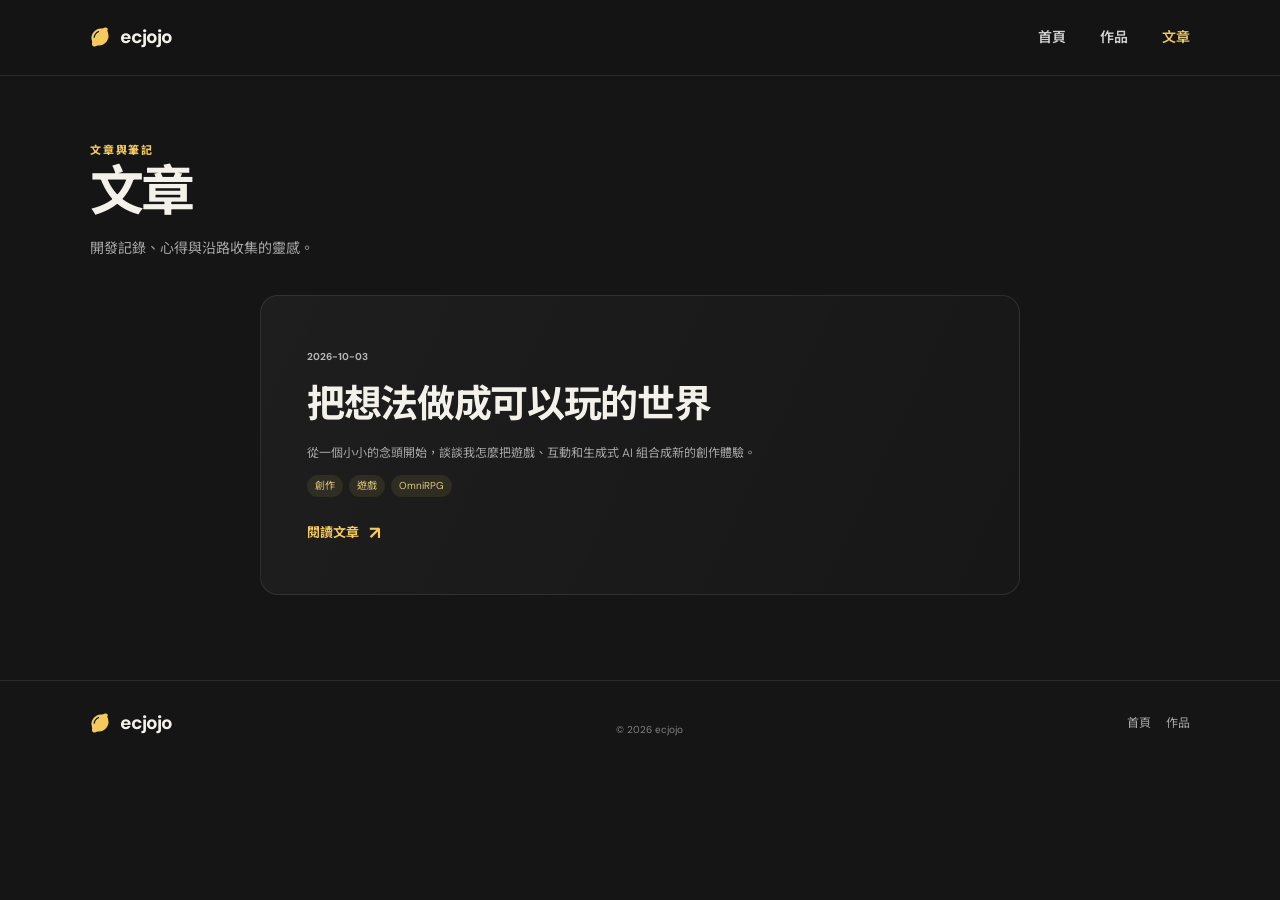
<file: articles/index.html>
<!doctype html>
<html lang="zh-Hant"><head><meta charset="utf-8"><meta name="viewport" content="width=device-width,initial-scale=1"><meta name="description" content="ecjojo 的開發文章與創作筆記。"><meta name="theme-color" content="#151515"><title>文章｜ecjojo</title><link rel="stylesheet" href="../assets/site.css"><script src="../assets/site.js" defer></script></head>
<body><header class="site-header"><div class="container header-inner"><a class="brand" href="../"><img class="brand-mark" src="../assets/lemon.svg" alt=""><span>ecjojo</span></a><nav class="desktop-nav" aria-label="主要導覽"><a href="../">首頁</a><a href="../projects/">作品</a><a aria-current="page" href="./">文章</a></nav><button class="menu-toggle" aria-expanded="false" aria-controls="mobile-nav" aria-label="開啟選單"><svg viewBox="0 0 24 24" fill="none" stroke="currentColor" stroke-width="2"><path d="M4 7h16M4 12h16M4 17h16"/></svg></button><nav id="mobile-nav" class="mobile-nav" aria-label="手機導覽"><a href="../">首頁</a><a href="../projects/">作品</a><a aria-current="page" href="./">文章</a></nav></div></header>
<main class="page-main"><section class="container page-intro reveal"><p class="eyebrow">文章與筆記</p><h1 class="section-title">文章</h1><p>開發記錄、心得與沿路收集的靈感。</p></section><div class="container articles-list" id="article-list"><a class="article-card reveal is-visible" href="/articles/a-world-you-can-play/"><span class="article-copy"><span class="article-date">2026-10-03</span><h2>把想法做成可以玩的世界</h2><p>從一個小小的念頭開始，談談我怎麼把遊戲、互動和生成式 AI 組合成新的創作體驗。</p><span class="tag-list"><span>創作</span><span>遊戲</span><span>OmniRPG</span></span><span class="article-read">閱讀文章 <span aria-hidden="true">↗</span></span></span></a></div></main>
<footer class="site-footer"><div class="container footer-main"><a class="brand" href="../"><img class="brand-mark" src="../assets/lemon.svg" alt=""><span>ecjojo</span></a><p class="copyright">© 2026 ecjojo</p><nav class="footer-links" aria-label="頁尾導覽"><a href="../">首頁</a><a href="../projects/">作品</a></nav></div></footer></body></html>
</file>
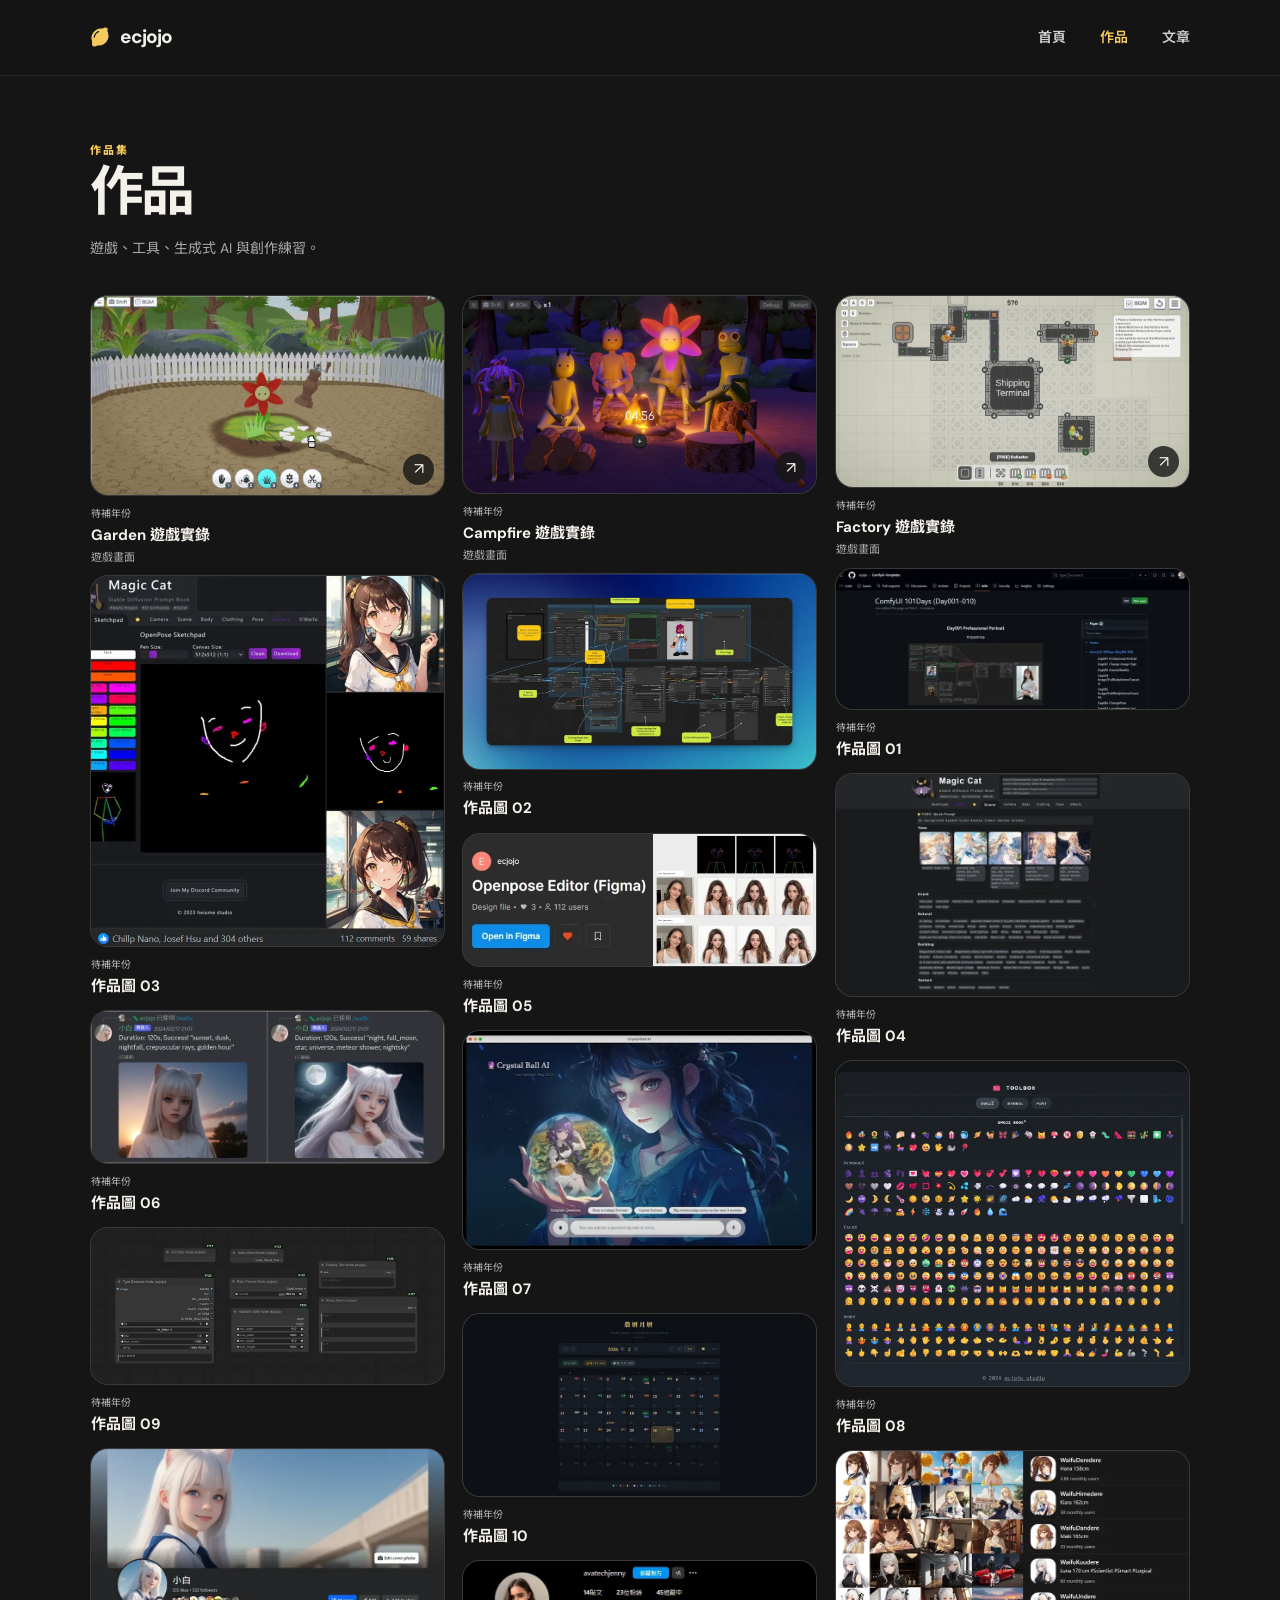
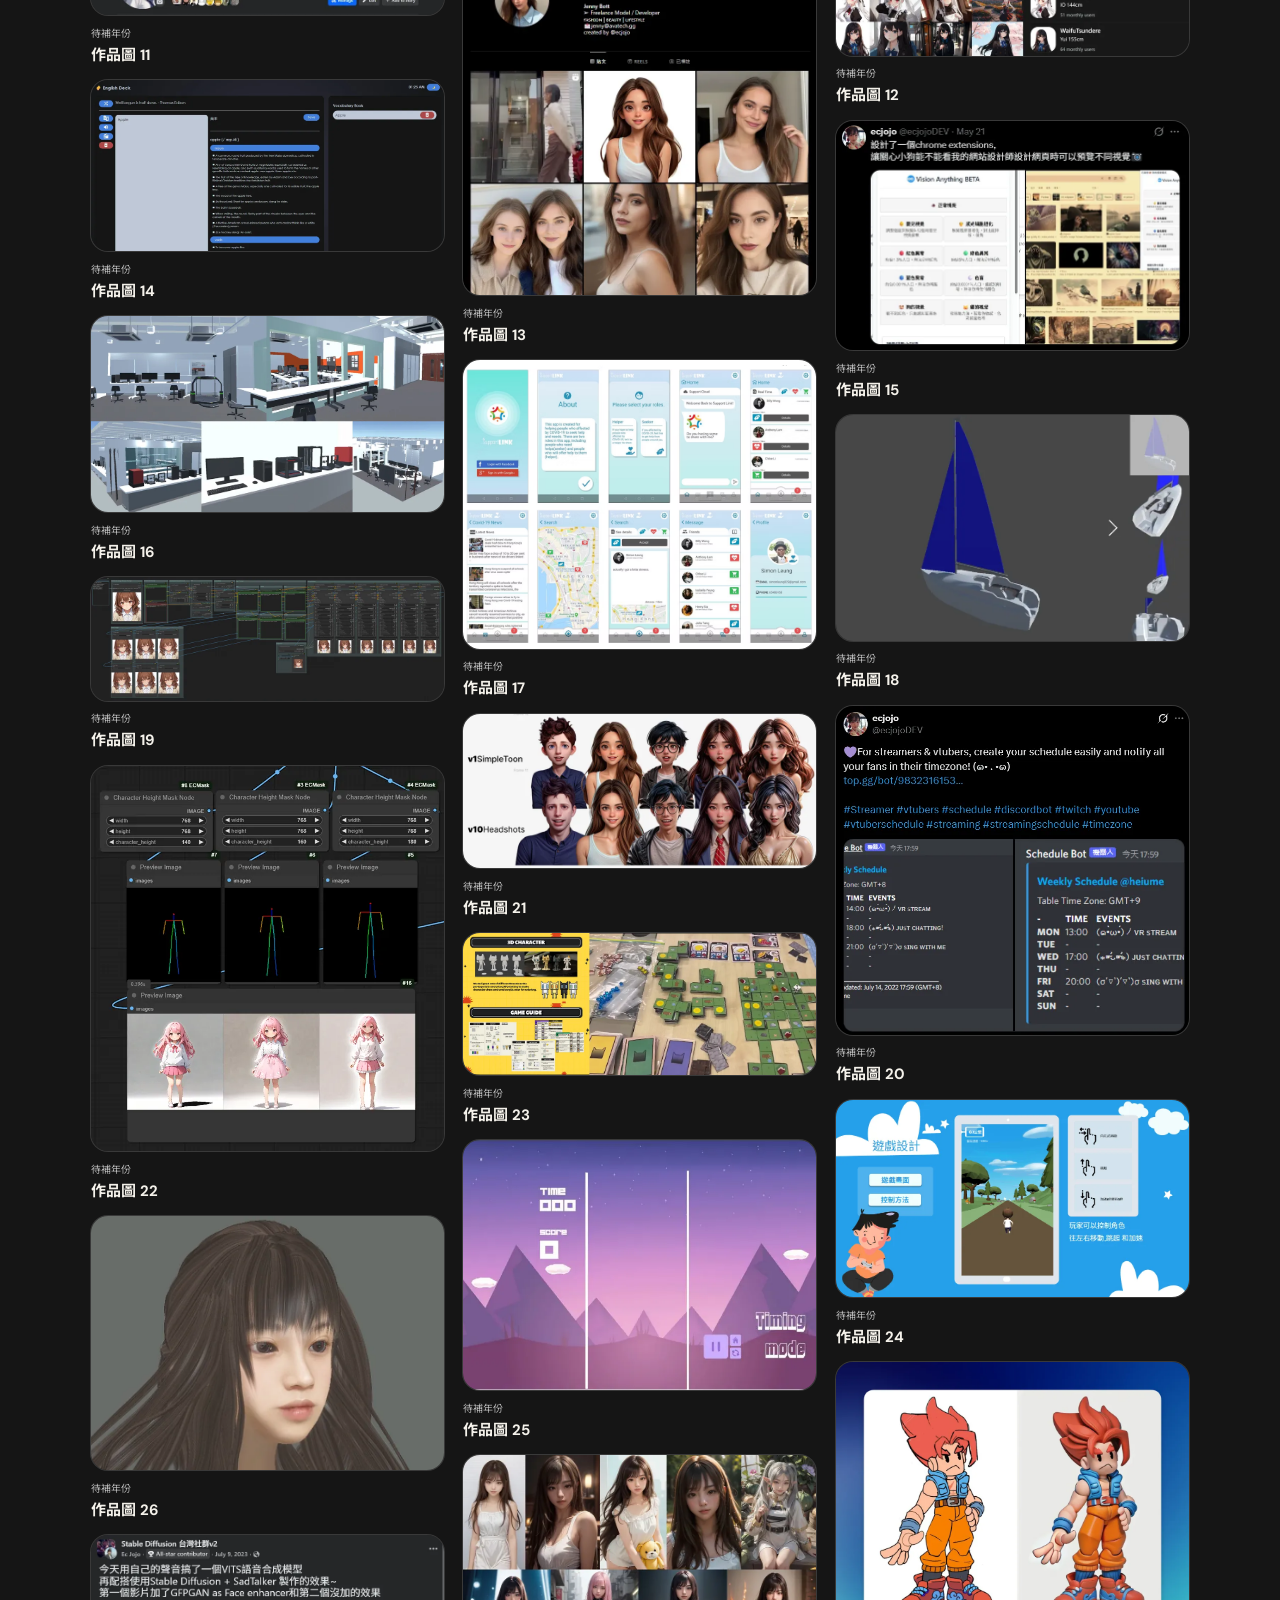
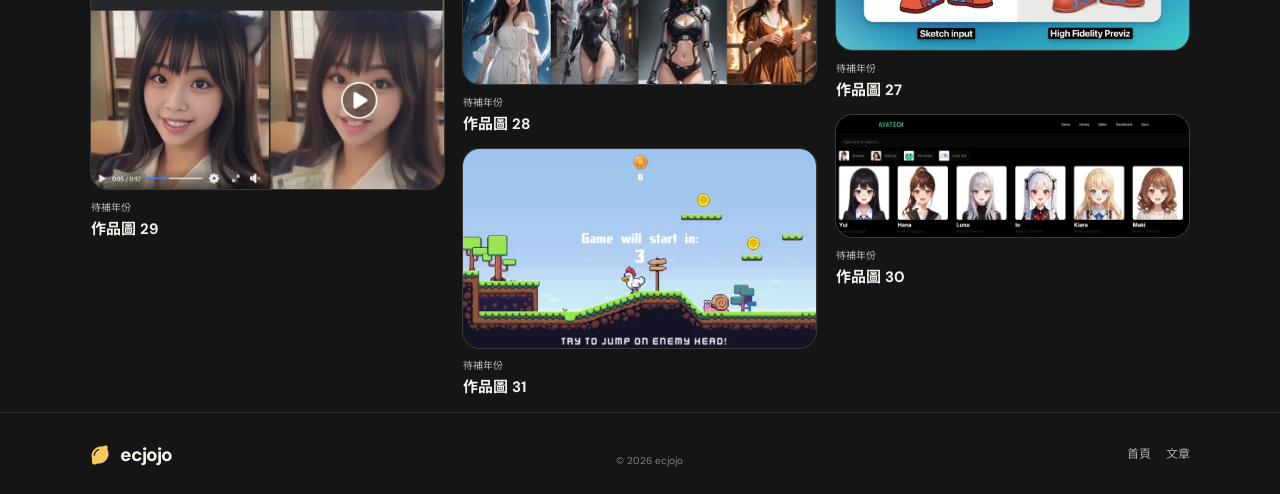
<file: projects/index.html>
<!doctype html>
<html lang="zh-Hant"><head><meta charset="utf-8"><meta name="viewport" content="width=device-width,initial-scale=1"><meta name="description" content="ecjojo 的遊戲與 AI 作品集。"><meta name="theme-color" content="#151515"><title>作品｜ecjojo</title><link rel="stylesheet" href="../assets/site.css"><script src="../assets/site.js" defer></script></head>
<body><header class="site-header"><div class="container header-inner"><a class="brand" href="../"><img class="brand-mark" src="../assets/lemon.svg" alt=""><span>ecjojo</span></a><nav class="desktop-nav" aria-label="主要導覽"><a href="../">首頁</a><a aria-current="page" href="./">作品</a><a href="../articles/">文章</a></nav><button class="menu-toggle" aria-expanded="false" aria-controls="mobile-nav" aria-label="開啟選單"><svg viewBox="0 0 24 24" fill="none" stroke="currentColor" stroke-width="2"><path d="M4 7h16M4 12h16M4 17h16"/></svg></button><nav id="mobile-nav" class="mobile-nav" aria-label="手機導覽"><a href="../">首頁</a><a aria-current="page" href="./">作品</a><a href="../articles/">文章</a></nav></div></header>
<main class="page-main"><section class="container page-intro reveal"><p class="eyebrow">作品集</p><h1 class="section-title">作品</h1><p>遊戲、工具、生成式 AI 與創作練習。</p></section><div class="container projects-gallery" id="project-list"><noscript>請啟用 JavaScript 以瀏覽作品。</noscript></div></main>
<footer class="site-footer"><div class="container footer-main"><a class="brand" href="../"><img class="brand-mark" src="../assets/lemon.svg" alt=""><span>ecjojo</span></a><p class="copyright">© 2026 ecjojo</p><nav class="footer-links" aria-label="頁尾導覽"><a href="../">首頁</a><a href="../articles/">文章</a></nav></div></footer></body></html>
</file>
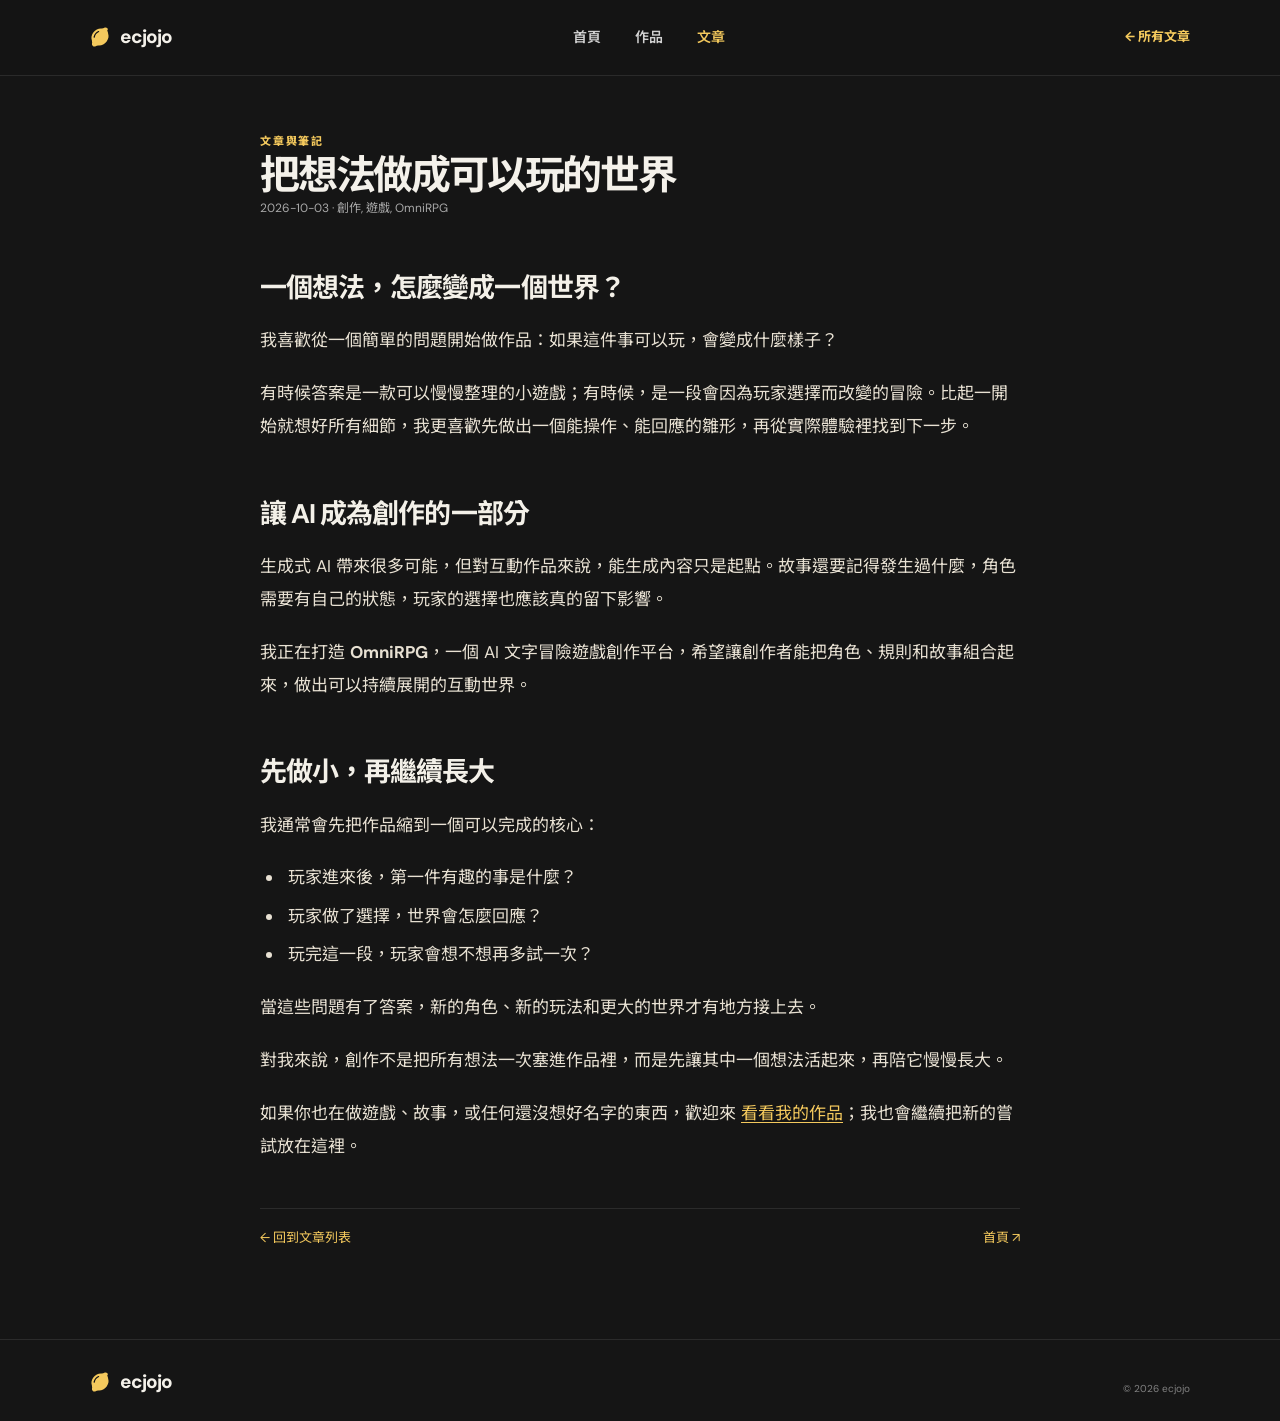
<file: articles/a-world-you-can-play/index.html>
<!doctype html><html lang="zh-Hant"><head><meta charset="utf-8"><meta name="viewport" content="width=device-width,initial-scale=1"><meta name="description" content="從一個小小的念頭開始，談談我怎麼把遊戲、互動和生成式 AI 組合成新的創作體驗。"><meta property="og:title" content="把想法做成可以玩的世界｜ecjojo"><meta property="og:description" content="從一個小小的念頭開始，談談我怎麼把遊戲、互動和生成式 AI 組合成新的創作體驗。"><link rel="canonical" href="/articles/a-world-you-can-play/"><link rel="stylesheet" href="/assets/site.css"><script src="/assets/site.js" defer></script><title>把想法做成可以玩的世界｜ecjojo</title></head><body><header class="site-header"><div class="container header-inner"><a class="brand" href="/"><img class="brand-mark" src="/assets/lemon.svg" alt=""><span>ecjojo</span></a><nav class="desktop-nav"><a href="/">首頁</a><a href="/projects/">作品</a><a aria-current="page" href="/articles/">文章</a></nav><a class="text-link" href="/articles/">← 所有文章</a></div></header><main class="container article-page"><p class="eyebrow">文章與筆記</p><h1 class="section-title">把想法做成可以玩的世界</h1><div class="article-byline">2026-10-03 · 創作, 遊戲, OmniRPG</div><article class="prose"><h2>一個想法，怎麼變成一個世界？</h2>
<p>我喜歡從一個簡單的問題開始做作品：如果這件事可以玩，會變成什麼樣子？</p>
<p>有時候答案是一款可以慢慢整理的小遊戲；有時候，是一段會因為玩家選擇而改變的冒險。比起一開始就想好所有細節，我更喜歡先做出一個能操作、能回應的雛形，再從實際體驗裡找到下一步。</p>
<h2>讓 AI 成為創作的一部分</h2>
<p>生成式 AI 帶來很多可能，但對互動作品來說，能生成內容只是起點。故事還要記得發生過什麼，角色需要有自己的狀態，玩家的選擇也應該真的留下影響。</p>
<p>我正在打造 <strong>OmniRPG</strong>，一個 AI 文字冒險遊戲創作平台，希望讓創作者能把角色、規則和故事組合起來，做出可以持續展開的互動世界。</p>
<h2>先做小，再繼續長大</h2>
<p>我通常會先把作品縮到一個可以完成的核心：</p>
<ul><li>玩家進來後，第一件有趣的事是什麼？</li><li>玩家做了選擇，世界會怎麼回應？</li><li>玩完這一段，玩家會想不想再多試一次？</li></ul>
<p>當這些問題有了答案，新的角色、新的玩法和更大的世界才有地方接上去。</p>
<p>對我來說，創作不是把所有想法一次塞進作品裡，而是先讓其中一個想法活起來，再陪它慢慢長大。</p>
<p>如果你也在做遊戲、故事，或任何還沒想好名字的東西，歡迎來 <a href="https://ecjojo.github.io/projects/" target="_blank" rel="noopener noreferrer">看看我的作品</a>；我也會繼續把新的嘗試放在這裡。</p></article><nav class="article-nav"><a href="/articles/">← 回到文章列表</a><a href="/">首頁 ↗</a></nav></main><footer class="site-footer"><div class="container footer-main"><a class="brand" href="/"><img class="brand-mark" src="/assets/lemon.svg" alt=""><span>ecjojo</span></a><p class="copyright">© 2026 ecjojo</p></div></footer></body></html>
</file>
<file: assets/site.css>
@import url('https://fonts.googleapis.com/css2?family=DM+Sans:wght@400;500;600;700;800&family=Noto+Sans+TC:wght@400;500;600;700;800&display=swap');

:root{color-scheme:dark;--bg:#151515;--bg-soft:#1c1c1c;--panel:#242424;--cream:#f3f0e8;--cream-muted:#d1d1d1;--text:#f4f1ea;--muted:#a8a8a8;--line:#ffffff18;--gold:#f4c95d;--silver:#b7b7b7;--pink:#df9c98;--max:1100px;--sans:"DM Sans","Noto Sans TC",system-ui,sans-serif}
*{box-sizing:border-box}
html{scroll-behavior:smooth;scroll-padding-top:92px}
body{margin:0;background:var(--bg);color:var(--text);font-family:var(--sans);font-size:16px;line-height:1.6;-webkit-font-smoothing:antialiased}
img,svg{max-width:100%}
img{display:block}
a{color:inherit;text-decoration:none}
a:focus-visible,button:focus-visible,input:focus-visible,textarea:focus-visible{outline:3px solid var(--gold);outline-offset:3px}
button{font:inherit}
.container{width:min(calc(100% - 40px),var(--max));margin-inline:auto}
.site-header{height:76px;position:sticky;top:0;z-index:20;background:#151515ed;border-bottom:1px solid var(--line);backdrop-filter:blur(16px)}
.header-inner{height:100%;display:flex;align-items:center;justify-content:space-between}
.brand{display:inline-flex;align-items:center;gap:10px;font-weight:800;font-size:19px;letter-spacing:-.05em;flex:none}
.brand-mark{display:block;width:20px;height:20px;object-fit:contain;transform:rotate(-8deg)}
.desktop-nav{display:flex;align-items:center;gap:34px;color:var(--cream-muted);font-size:14px;font-weight:600}
.desktop-nav a{transition:color .18s}
.desktop-nav a:hover,.desktop-nav a[aria-current=page]{color:var(--gold)}
.menu-toggle{display:none;min-width:46px;min-height:46px;border:1px solid var(--line);border-radius:14px;background:transparent;color:var(--text);place-items:center}
.menu-toggle svg{width:21px;height:21px}
.mobile-nav{display:none}
.page-main{overflow:hidden}
.hero{min-height:615px;display:grid;grid-template-columns:.83fr 1.17fr;align-items:center;gap:56px;padding-block:52px 74px;position:relative}
.hero-art{position:relative;width:min(100%,370px);justify-self:center}
.hero-photo{width:100%;aspect-ratio: .84;object-fit:cover;object-position:center 39%;border-radius:48% 48% 29px 29px;border:1px solid #fff3;box-shadow:0 20px 70px #0005}
.hero-kofi{position:absolute;z-index:2;right:14px;bottom:14px;display:block;border-radius:6px;overflow:hidden;box-shadow:0 6px 20px #0005;transition:transform .2s,box-shadow .2s}
.hero-kofi img{display:block;width:auto;height:36px;max-width:none;border:0}
.hero-kofi:hover,.hero-kofi:focus-visible{transform:translateY(-3px);box-shadow:0 10px 25px #0006}
.hero-kofi:focus-visible{outline:3px solid var(--gold);outline-offset:3px}
.hero-flower{position:absolute;z-index:1;fill:none;stroke:var(--gold);stroke-width:2;stroke-linecap:round;stroke-linejoin:round}
.hero-flower-a{width:96px;top:-38px;right:-40px;transform:rotate(13deg)}
.hero-flower-b{width:70px;bottom:24px;left:-35px;stroke:var(--silver);transform:rotate(-22deg)}
.hero-copy{position:relative;padding-top:5px}
.eyebrow{display:flex;align-items:center;gap:10px;margin:0;color:var(--gold);font-size:11px;font-weight:800;letter-spacing:.16em;text-transform:uppercase}
.eyebrow-flower{width:18px;height:18px;fill:var(--pink)}
.hero h1{margin:14px 0 0;font-size:clamp(64px,9vw,105px);font-weight:800;line-height:1.2;letter-spacing:-.075em}
.hero-role{font-size:clamp(21px,3vw,29px);font-weight:600;color:var(--cream);margin:14px 0 4px;letter-spacing:.01em}
.hero-location{display:inline-flex;align-items:center;gap:7px;margin:4px 0 27px;color:var(--muted);font-size:14px}
.hero-location svg{width:17px;height:17px;color:var(--pink)}
.social-icons{display:flex;align-items:center;gap:11px}
.social-icon{display:grid;place-items:center;width:47px;height:47px;border-radius:50%;border:1px solid var(--line);background:#ffffff08;color:var(--cream);transition:transform .2s,border-color .2s,color .2s,background .2s;position:relative}
.social-icon svg{width:20px;height:20px;fill:currentColor}
.social-icon .social-logo{width:23px;height:auto}
.social-icon .social-logo-blogger{width:23px;height:23px;border-radius:7px}
.social-icon .social-logo-patreon{width:28px;height:28px;border-radius:50%;object-fit:cover}
.social-icon:hover{transform:translateY(-3px);border-color:var(--gold);color:var(--gold);background:#f4c95d10}
.social-icon::after{content:attr(data-label);position:absolute;top:calc(100% + 8px);left:50%;translate:-50% -3px;padding:4px 8px;border-radius:6px;background:var(--cream);color:#222;font-size:11px;font-weight:700;white-space:nowrap;opacity:0;pointer-events:none;transition:.18s}
.social-icon:hover::after,.social-icon:focus-visible::after{opacity:1;translate:-50% 0}
.hero-note{font-size:13px;color:var(--muted);margin:22px 0 0}
.flower-divider{display:flex;align-items:center;justify-content:center;gap:13px;color:var(--silver);padding:8px 0}
.flower-divider::before,.flower-divider::after{content:"";height:1px;width:min(14vw,145px);background:linear-gradient(90deg,transparent,#b7b7b74d)}
.flower-divider::after{transform:rotate(180deg)}
.flower-divider svg{width:27px;height:27px;fill:none;stroke:currentColor;stroke-width:1.7;stroke-linecap:round;stroke-linejoin:round}
.section{padding-block:68px}
.section-head{display:flex;align-items:end;justify-content:space-between;gap:20px;margin-bottom:27px}
.section-kicker{margin:0 0 5px;color:var(--gold);font-size:10px;font-weight:800;letter-spacing:.17em}
.section-title{margin:0;font-size:clamp(28px,5vw,40px);line-height:1.2;letter-spacing:-.055em}
.section-subtitle{margin:0;color:var(--muted);font-size:13px}
.featured{padding:0 0 65px}
.omni-card{min-height:365px;display:grid;grid-template-columns:1fr .9fr;gap:26px;align-items:center;position:relative;isolation:isolate;overflow:hidden;border:1px solid #ffffff18;border-radius:30px;background:#202020;color:var(--cream);padding:clamp(28px,5vw,58px);box-shadow:0 25px 65px #0004}
.omni-card::before{content:"";position:absolute;z-index:-1;width:380px;height:380px;border-radius:50%;right:30%;top:-230px;background:radial-gradient(circle,#ffffff12 0%,#ffffff00 70%)}
.omni-card::after{content:"";position:absolute;z-index:-1;right:-70px;bottom:-120px;width:300px;height:300px;border-radius:50%;background:#ffffff08}
.omni-copy{max-width:460px}
.omni-copy>.eyebrow{color:#d4d4d4}
.omni-kicker{display:flex;align-items:center;gap:9px;color:#d4d4d4;font-size:11px;font-weight:800;letter-spacing:.13em}
.omni-kicker svg{width:23px;height:23px;stroke:currentColor;fill:none;stroke-width:1.8}
.omni-title{margin:13px 0 3px;font-size:clamp(36px,5vw,57px);line-height:1.12;letter-spacing:-.065em}
.omni-lead{font-size:18px;font-weight:700;margin:11px 0 23px;color:#e4e4e4}
.omni-description{color:#c8c8c8}
.button-primary{display:inline-flex;align-items:center;justify-content:center;gap:12px;min-height:50px;padding:0 20px;border-radius:999px;background:#f4c95d;color:#29271f;font-size:14px;font-weight:700;transition:transform .2s,background .2s,box-shadow .2s}
.button-primary svg{width:17px;height:17px}
.button-primary:hover{transform:translateY(-2px);background:#ffda78;color:#29271f;box-shadow:0 8px 24px #f4c95d30}
.story-preview{justify-self:end;width:min(100%,390px);position:relative;transform:rotate(2deg)}
.story-preview img{display:block;width:100%;height:auto;border:1px solid #ffffff80;border-radius:17px;box-shadow:0 18px 42px #443b2826}
.story-window{overflow:hidden;border:1px solid #342d2340;border-radius:17px;background:#fbf8ef;box-shadow:0 18px 42px #443b2826}
.story-top{height:34px;display:flex;align-items:center;gap:5px;padding:0 12px;background:#ece8dc;border-bottom:1px solid #d5cebd}
.story-top i{width:7px;height:7px;border-radius:50%;background:#b9b2a1}
.story-top span{margin-left:auto;color:#777365;font-size:9px}
.story-content{padding:21px 20px 18px}
.story-label{font-size:9px;font-weight:800;letter-spacing:.12em;color:#a28b4c}
.story-content h3{font-family:Georgia,serif;font-size:19px;line-height:1.35;color:#353328;margin:8px 0}
.story-content p{font-family:Georgia,serif;color:#696454;font-size:11px;line-height:1.8;margin:0 0 13px}
.story-choices{display:grid;gap:7px}
.story-choice{padding:8px 10px;border:1px solid #d7d1c2;border-radius:8px;color:#544f42;font-size:10px}
.story-choice:first-child{background:#e7e7e7;border-color:#c6c6c6}
.preview-label{position:absolute;right:3px;bottom:-23px;color:#8e897b;font-size:10px;letter-spacing:.08em}
.omni-card .preview-label{color:#b8b8b8}
.story-sprig{position:absolute;width:63px;right:-28px;top:-30px;stroke:#9b9b9b;fill:none;stroke-width:2}
.about-grid{display:grid;grid-template-columns:.9fr 1.1fr;gap:44px;align-items:start}
.about-copy{max-width:420px}
.about-copy p{font-size:16px;line-height:1.9;color:var(--cream-muted);margin:0}
.about-copy strong{color:var(--cream)}
.skill-groups{display:grid;gap:20px}
.skill-group-title{display:flex;align-items:center;gap:9px;margin:0 0 10px;color:#c7c3b7;font-size:12px;font-weight:700}
.skill-group-title svg{width:18px;height:18px;color:var(--gold);stroke:currentColor;fill:none;stroke-width:1.7}
.chips{display:flex;flex-wrap:wrap;gap:8px}
.chip{border:1px solid #ffffff20;border-radius:999px;padding:7px 12px;background:#ffffff07;color:var(--cream-muted);font-size:12px;font-weight:600}
.timeline{position:relative;display:grid;grid-template-columns:repeat(3,1fr);gap:20px;margin-top:34px}
.timeline::before{content:"";position:absolute;left:7%;right:7%;top:19px;height:1px;background:linear-gradient(90deg,#f4c95d88,#b7b7b777,#df9c9888)}
.timeline-item{position:relative;padding-top:48px}
.timeline-dot{position:absolute;top:10px;left:0;width:19px;height:19px;border:5px solid var(--bg);border-radius:50%;background:var(--gold);box-shadow:0 0 0 1px #f4c95d77}
.timeline-item:nth-child(2) .timeline-dot{background:var(--silver);box-shadow:0 0 0 1px #b7b7b777}
.timeline-item:nth-child(3) .timeline-dot{background:var(--pink);box-shadow:0 0 0 1px #df9c9877}
.timeline-title{font-size:16px;font-weight:700;margin:0 0 6px}
.timeline-desc{color:var(--muted);font-size:12px;margin:0 0 13px}
.company-marks{display:flex;flex-wrap:wrap;gap:7px}
.company-mark{display:inline-flex;align-items:center;gap:6px;min-height:31px;padding:5px 9px;border:1px solid var(--line);border-radius:9px;color:#ddd8ca;background:#ffffff05;font-size:10px;font-weight:700}
.company-logo{justify-content:center;width:112px;height:48px;padding:5px 8px;background:#fff;border-color:#ffffff30}
.company-logo img{display:block;max-width:100%;max-height:100%;object-fit:contain}
.company-logo-moshi img{width:100%;height:100%;max-width:none;max-height:none;object-fit:cover}
.company-logo:nth-child(3){width:58px}
.company-logo:nth-child(4){width:58px;padding:3px;border:0;background:#292929}
.company-logo:nth-child(5){width:58px;padding:3px}
.company-mark svg{width:14px;height:14px;stroke:var(--gold);fill:none;stroke-width:1.8}
.games-grid{display:grid;grid-template-columns:repeat(3,minmax(0,1fr));gap:17px}
.game-card{min-width:0}
.game-art{display:block;overflow:hidden;position:relative;aspect-ratio:1.34;border-radius:20px;background:#252525;border:1px solid #ffffff18}
.game-art img{width:100%;height:100%;object-fit:cover;transition:transform .35s}
.game-card:hover .game-art img{transform:scale(1.025)}
.game-meta{padding:12px 2px 0}
.game-meta h3{font-size:17px;margin:0 0 2px}
.game-meta p{font-size:12px;color:var(--muted);margin:0}
.text-link{display:inline-flex;align-items:center;gap:10px;color:var(--gold);font-size:13px;font-weight:700}
.text-link svg{width:16px;height:16px;transition:transform .2s}
.text-link:hover svg{transform:translateX(4px)}
.games-cta{display:flex;justify-content:center;margin-top:27px}
.outbound-section{padding-top:56px;padding-bottom:80px}
.outbound-grid{display:grid;grid-template-columns:repeat(3,minmax(0,1fr));gap:14px}
.outbound-card{min-height:130px;display:grid;grid-template-columns:40px 1fr 18px;align-items:center;gap:13px;padding:20px;border:1px solid var(--line);border-radius:18px;background:#ffffff06;transition:transform .2s,border-color .2s,background .2s}
.outbound-card:hover{transform:translateY(-3px);border-color:#f4c95d66;background:#ffffff0b}
.outbound-icon{display:grid;place-items:center;width:40px;height:40px;border-radius:13px;background:#f4c95d17;color:var(--gold)}
.outbound-icon svg{width:21px;height:21px;stroke:currentColor;fill:none;stroke-width:1.7}
.outbound-copy strong{display:block;font-size:15px}
.outbound-copy span{display:block;color:var(--muted);font-size:11px;margin-top:3px}
.outbound-arrow{color:#858585}
.site-footer{border-top:1px solid var(--line);padding:27px 0 24px}
.footer-main{display:flex;align-items:center;justify-content:space-between;gap:20px}
.footer-brand{display:flex;align-items:center;gap:9px;font-size:15px;font-weight:800}
.footer-brand svg{width:22px;height:22px;stroke:var(--silver);fill:none;stroke-width:1.7}
.footer-links{display:flex;flex-wrap:wrap;gap:15px;color:var(--muted);font-size:12px}
.footer-links a:hover{color:var(--gold)}
.copyright{font-size:10px;color:#828282;text-align:right;margin:13px 0 0}

/* Inner pages */
.page-intro{padding:66px 0 35px}
.page-intro .section-title{font-size:clamp(36px,6vw,54px)}
.page-intro p:last-child{max-width:650px;color:var(--muted);font-size:14px;margin:13px 0 0}
.projects-years{display:grid;gap:56px;padding-bottom:80px}
.projects-gallery{display:grid;grid-template-columns:repeat(3,minmax(0,1fr));gap:22px 17px;padding-bottom:80px}
.year-group h2{display:flex;align-items:center;gap:13px;margin:0 0 17px;font-size:25px;letter-spacing:-.04em}
.year-group h2::after{content:"";height:1px;flex:1;background:var(--line)}
.project-grid{display:block}
.is-masonry{--masonry-columns:3;--masonry-gap:17px;position:relative}
.is-masonry>.project-card{position:absolute;top:0;left:0;display:block;width:calc((100% - 34px)/3);min-width:0;margin:0}
.project-image{display:block;overflow:hidden;border-radius:18px;background:#242424;border:1px solid var(--line);position:relative}
.project-image img{display:block;width:100%;height:auto;object-fit:contain;transition:transform .35s}
.project-card:hover .project-image img{transform:scale(1.04)}
.project-info{display:flex;align-items:start;justify-content:space-between;gap:12px;padding:10px 1px}
.project-info h3{font-size:15px;margin:0}
.project-info p{font-size:11px;color:var(--muted);margin:2px 0 0}
.project-info>span{display:flex;flex-direction:column;min-width:0}
.project-info strong{font-size:15px;line-height:1.4;margin:3px 0}
.project-info>span>span:last-child{font-size:11px;line-height:1.5;color:var(--muted);overflow-wrap:anywhere}
.project-kind{font-size:10px;color:var(--silver)}
.art-arrow{position:absolute;right:10px;bottom:10px;display:grid;place-items:center;width:31px;height:31px;border-radius:50%;background:#151515cc;color:var(--text);font-size:16px;backdrop-filter:blur(8px)}
.project-info>a{color:var(--gold);font-size:17px;padding:0 3px}
.articles-list{display:grid;grid-template-columns:repeat(2,minmax(0,1fr));gap:16px;padding:0 0 85px}
.article-card{overflow:hidden;background:#ffffff07;border:1px solid var(--line);border-radius:18px;transition:transform .2s}
.article-card:hover{transform:translateY(-3px)}
.articles-list:has(.article-card:only-child){grid-template-columns:minmax(0,1fr)}
.article-card:only-child{display:block;min-height:0;width:100%;max-width:760px;margin-inline:auto;background:linear-gradient(115deg,#ffffff0a,#ffffff03)}
.article-card:only-child .article-copy{display:block;padding:clamp(24px,5vw,46px)}
.article-card:only-child .article-copy h2{font-size:clamp(25px,3.3vw,38px);line-height:1.3;letter-spacing:-.035em;margin:13px 0}
.article-read{display:inline-flex;align-items:center;gap:10px;margin-top:22px;color:var(--gold);font-size:13px;font-weight:700}
.article-read span{font-size:18px;transition:transform .2s}
.article-card:hover .article-read span{transform:translate(3px,-3px)}
.article-copy{display:block;padding:17px}
.article-date{font-size:10px;color:var(--silver);font-weight:700}
.article-copy h2{font-size:19px;line-height:1.45;margin:6px 0}
.article-copy p{font-size:12px;line-height:1.7;color:var(--muted);margin:0}
.tag-list{display:flex;flex-wrap:wrap;gap:6px;margin-top:12px}
.tag-list span{border-radius:99px;background:#f4c95d16;color:#ddc67e;padding:3px 8px;font-size:10px}
.empty-state{padding:50px 22px;border:1px dashed #ffffff2c;border-radius:18px;text-align:center;color:var(--muted);margin-bottom:80px}
.empty-state svg{width:34px;height:34px;stroke:var(--silver);fill:none;stroke-width:1.5;margin:0 auto 10px}
.empty-state h2{margin:0 0 5px;color:var(--cream);font-size:18px}
.empty-state p{margin:0;font-size:12px}
.article-page{max-width:760px;margin:0 auto;padding:57px 0 90px}
.article-header h1{font-size:clamp(34px,6vw,58px);line-height:1.25;letter-spacing:-.055em;margin:10px 0 15px}
.article-byline{display:flex;flex-wrap:wrap;gap:9px;color:var(--muted);font-size:12px}
.article-page-cover{width:100%;max-height:460px;object-fit:cover;border-radius:20px;margin:28px 0}
.prose{color:#e8e1d3;font-size:17px;line-height:1.95;overflow-wrap:anywhere}
.prose h2,.prose h3{color:var(--cream);line-height:1.4;letter-spacing:-.035em;margin:1.9em 0 .65em}
.prose h2{font-size:27px}.prose h3{font-size:21px}
.prose p{margin:0 0 1.15em}
.prose a{color:var(--gold);text-decoration:underline;text-underline-offset:3px}
.prose blockquote{border-left:3px solid var(--gold);margin:1.4em 0;padding:.2em 0 .2em 1em;color:#c9c1af}
.prose ul,.prose ol{padding-left:1.4em;margin:0 0 1.2em}
.prose li{padding-left:.25em;margin:.3em 0}
.prose code{background:#ffffff13;border-radius:5px;padding:.15em .35em;font-size:.87em}
.prose pre{overflow:auto;padding:17px;border:1px solid var(--line);border-radius:12px;background:#0f100e;font-size:13px}
.prose pre code{padding:0;background:none}
.prose img{max-width:100%;height:auto;border-radius:12px}
.article-nav{display:flex;justify-content:space-between;border-top:1px solid var(--line);padding-top:19px;margin-top:45px;font-size:13px;color:var(--gold)}

@media(max-width:760px){
 .container{width:min(calc(100% - 36px),var(--max))}
 .site-header{height:68px}
 .menu-toggle{display:grid}
 .desktop-nav{display:none}
 .mobile-nav{position:absolute;display:grid;gap:4px;top:68px;left:0;right:0;padding:9px 18px 15px;background:#151515f7;border-bottom:1px solid var(--line);opacity:0;visibility:hidden;transform:translateY(-6px);transition:opacity .18s,transform .18s,visibility .18s}
 .mobile-nav.is-open{opacity:1;visibility:visible;transform:translateY(0)}
 .mobile-nav a{display:flex;align-items:center;min-height:48px;padding:0 12px;border-radius:11px;color:var(--cream-muted);font-size:14px;font-weight:600}
 .mobile-nav a:hover,.mobile-nav a[aria-current=page]{background:#ffffff0b;color:var(--gold)}
 .hero{min-height:auto;grid-template-columns:1fr;gap:26px;padding-block:37px 43px;text-align:center}
 .hero-art{width:min(68vw,300px)}
 .hero-photo{aspect-ratio:.88;border-radius:46% 46% 23px 23px}
 .hero-kofi{right:10px;bottom:10px}
 .hero-flower-a{width:70px;right:-24px;top:-23px}
 .hero-flower-b{width:54px;left:-21px;bottom:12px}
 .hero-copy{padding:0}
 .eyebrow,.social-icons{justify-content:center}
 .hero h1{font-size:clamp(58px,17vw,83px);margin-top:10px}
 .hero-role{font-size:22px;margin-top:10px}
 .hero-location{margin:5px 0 18px}
 .social-icon{width:46px;height:46px}
 .hero-note{margin-top:15px;font-size:12px}
 .section{padding-block:48px}
 .section-head{align-items:center;margin-bottom:19px}
 .section-subtitle{max-width:150px;text-align:right;font-size:11px}
 .featured{padding-bottom:42px}
 .omni-card{grid-template-columns:1fr;gap:25px;border-radius:23px;padding:27px 22px}
 .omni-title{font-size:40px}
 .omni-lead{font-size:16px;margin:9px 0 18px}
 .story-preview{width:min(100%,360px);justify-self:center}
 .story-content{padding:17px}
 .story-content h3{font-size:17px}
 .about-grid{grid-template-columns:1fr;gap:26px}
 .about-copy p{font-size:15px}
 .skill-groups{gap:16px}
 .timeline{grid-template-columns:1fr;gap:0;margin:24px 0 0 7px;padding-left:26px}
 .timeline::before{left:8px;right:auto;top:11px;bottom:12px;width:1px;height:auto;background:linear-gradient(180deg,#f4c95d88,#b7b7b777,#df9c9888)}
 .timeline-item{padding:0 0 25px 17px}
 .timeline-item:last-child{padding-bottom:0}
 .timeline-dot{left:-26px;top:2px;width:18px;height:18px}
 .timeline-title{font-size:15px}
 .timeline-desc{font-size:12px}
 .games-grid{grid-template-columns:1fr;gap:21px}
 .game-art{aspect-ratio:1.56;border-radius:17px}
 .game-meta{display:flex;justify-content:space-between;align-items:baseline;gap:12px;padding-top:8px}
 .game-meta h3{font-size:16px}
 .game-meta p{text-align:right}
 .outbound-section{padding-block:39px 56px}
 .outbound-grid{grid-template-columns:1fr;gap:9px}
 .outbound-card{min-height:76px;padding:12px 15px;grid-template-columns:40px 1fr 18px}
 .footer-main{align-items:flex-start;flex-direction:column;gap:14px}
 .footer-links{gap:13px}
 .copyright{text-align:left}
 .page-intro{padding:45px 0 27px}
 .projects-years{gap:40px;padding-bottom:55px}
 .projects-gallery{grid-template-columns:1fr;gap:14px;padding-bottom:55px}
 .is-masonry{--masonry-columns:2;--masonry-gap:12px}
 .project-card{display:grid;grid-template-columns:112px 1fr;align-items:center;gap:13px}
 .is-masonry>.project-card{display:block;grid-template-columns:none;gap:0;width:calc((100% - 12px)/2)}
 .project-image{border-radius:13px}
 .project-info{padding:5px 0}
 .articles-list{grid-template-columns:1fr;padding-bottom:55px}
 .article-card:only-child .article-copy{padding:22px}
 .article-card:only-child .article-copy h2{font-size:25px}
 .article-page{padding:39px 0 62px}
 .prose{font-size:16px;line-height:1.9}
}
@media(min-width:761px) and (max-width:980px){.hero{gap:32px}.hero-art{width:min(100%,320px)}.timeline{gap:13px}.company-mark{font-size:9px;padding-inline:7px}.omni-card{padding:35px}.story-preview{width:100%}}
@media(prefers-reduced-motion:reduce){html{scroll-behavior:auto}*,*::before,*::after{animation-duration:.01ms!important;animation-iteration-count:1!important;transition-duration:.01ms!important}}

/* Showreel motion: CSS and the native IntersectionObserver keep the bundle lean. */
@keyframes hero-rise{from{opacity:0;transform:translate3d(0,32px,0)}to{opacity:1;transform:translate3d(0,0,0)}}
@keyframes portrait-arrive{from{opacity:0;clip-path:inset(12% 8% 0 round 48% 48% 28px 28px);transform:translateY(28px) scale(.97)}to{opacity:1;clip-path:inset(0 0 0 round 48% 48% 28px 28px);transform:none}}
@keyframes flower-drift{0%,100%{translate:0 0;rotate:0deg}50%{translate:0 -11px;rotate:7deg}}
@keyframes halo-pulse{0%,100%{opacity:.26;scale:.94}50%{opacity:.48;scale:1.05}}
@keyframes track-in{from{transform:scaleX(0);transform-origin:left}to{transform:scaleX(1);transform-origin:left}}
@keyframes marquee-glint{0%{background-position:140% 0}100%{background-position:-60% 0}}
.hero-art{animation:hero-rise .85s cubic-bezier(.2,.75,.25,1) both}
.hero-photo{animation:portrait-arrive 1s .08s cubic-bezier(.2,.75,.25,1) both}
.hero-copy{animation:hero-rise .75s .18s cubic-bezier(.2,.75,.25,1) both}
.hero-flower-a{animation:flower-drift 5.8s ease-in-out infinite}
.hero-flower-b{animation:flower-drift 6.4s .8s ease-in-out infinite reverse}
.hero h1{background:linear-gradient(105deg,var(--text) 0%,#f4c95d 43%,#f1d9a2 54%,var(--text) 70%);background-size:220% 100%;background-clip:text;-webkit-background-clip:text;color:transparent;animation:marquee-glint 5s 1.2s ease-in-out 1}
.omni-card{transform-style:preserve-3d}
.omni-card::before{animation:halo-pulse 8s ease-in-out infinite}
.story-preview,.game-art,.project-image{transform:perspective(900px) rotateX(var(--tilt-x,0deg)) rotateY(var(--tilt-y,0deg));transition:transform .28s cubic-bezier(.2,.7,.2,1),box-shadow .28s;will-change:transform}
.story-preview:hover,.game-card:hover .game-art,.project-card:hover .project-image{box-shadow:0 25px 65px #0006}
.story-preview::after,.game-art::after,.project-image::after{content:"";position:absolute;inset:0;pointer-events:none;background:radial-gradient(circle at var(--shine-x,50%) 15%,#fff3,transparent 34%);opacity:0;transition:opacity .25s}
.story-preview:hover::after,.game-card:hover .game-art::after,.project-card:hover .project-image::after{opacity:1}
.reveal{transition:opacity .65s cubic-bezier(.2,.7,.2,1) var(--reveal-delay,0ms),transform .65s cubic-bezier(.2,.7,.2,1) var(--reveal-delay,0ms)}
.has-motion .reveal{opacity:0;transform:translateY(22px)}
.has-motion .reveal.is-visible{opacity:1;transform:translateY(0)}
.timeline::before{animation:track-in 1.1s .35s cubic-bezier(.2,.7,.2,1) both}
.timeline-dot{transition:transform .25s,box-shadow .25s}
.timeline-item:hover .timeline-dot{transform:scale(1.2);box-shadow:0 0 0 6px #f4c95d18,0 0 24px #f4c95d55}
.game-card{transition:transform .3s cubic-bezier(.2,.7,.2,1)}
.game-card:hover{transform:translateY(-5px)}
.game-art,.project-image{position:relative;overflow:hidden}
.game-art img,.project-image img,.story-preview img{transition:transform .65s cubic-bezier(.2,.7,.2,1)}
.game-card:hover .game-art img,.project-card:hover .project-image img,.story-preview:hover img{transform:scale(1.045)}
.art-arrow{transition:transform .25s,background .25s}
.game-card:hover .art-arrow,.project-card:hover .art-arrow{transform:translate(2px,-2px);background:var(--gold);color:var(--bg)}
.outbound-card:hover .outbound-icon{transform:rotate(-8deg) scale(1.08);transition:transform .25s}
.site-footer{animation:hero-rise .7s both}
.about-copy p+p{margin-top:14px}
@media(prefers-reduced-motion:reduce){.hero-art,.hero-photo,.hero-copy,.hero-flower-a,.hero-flower-b,.hero h1,.omni-card::before,.timeline::before,.site-footer{animation:none!important}.has-motion .reveal{opacity:1;transform:none}}
</file>
